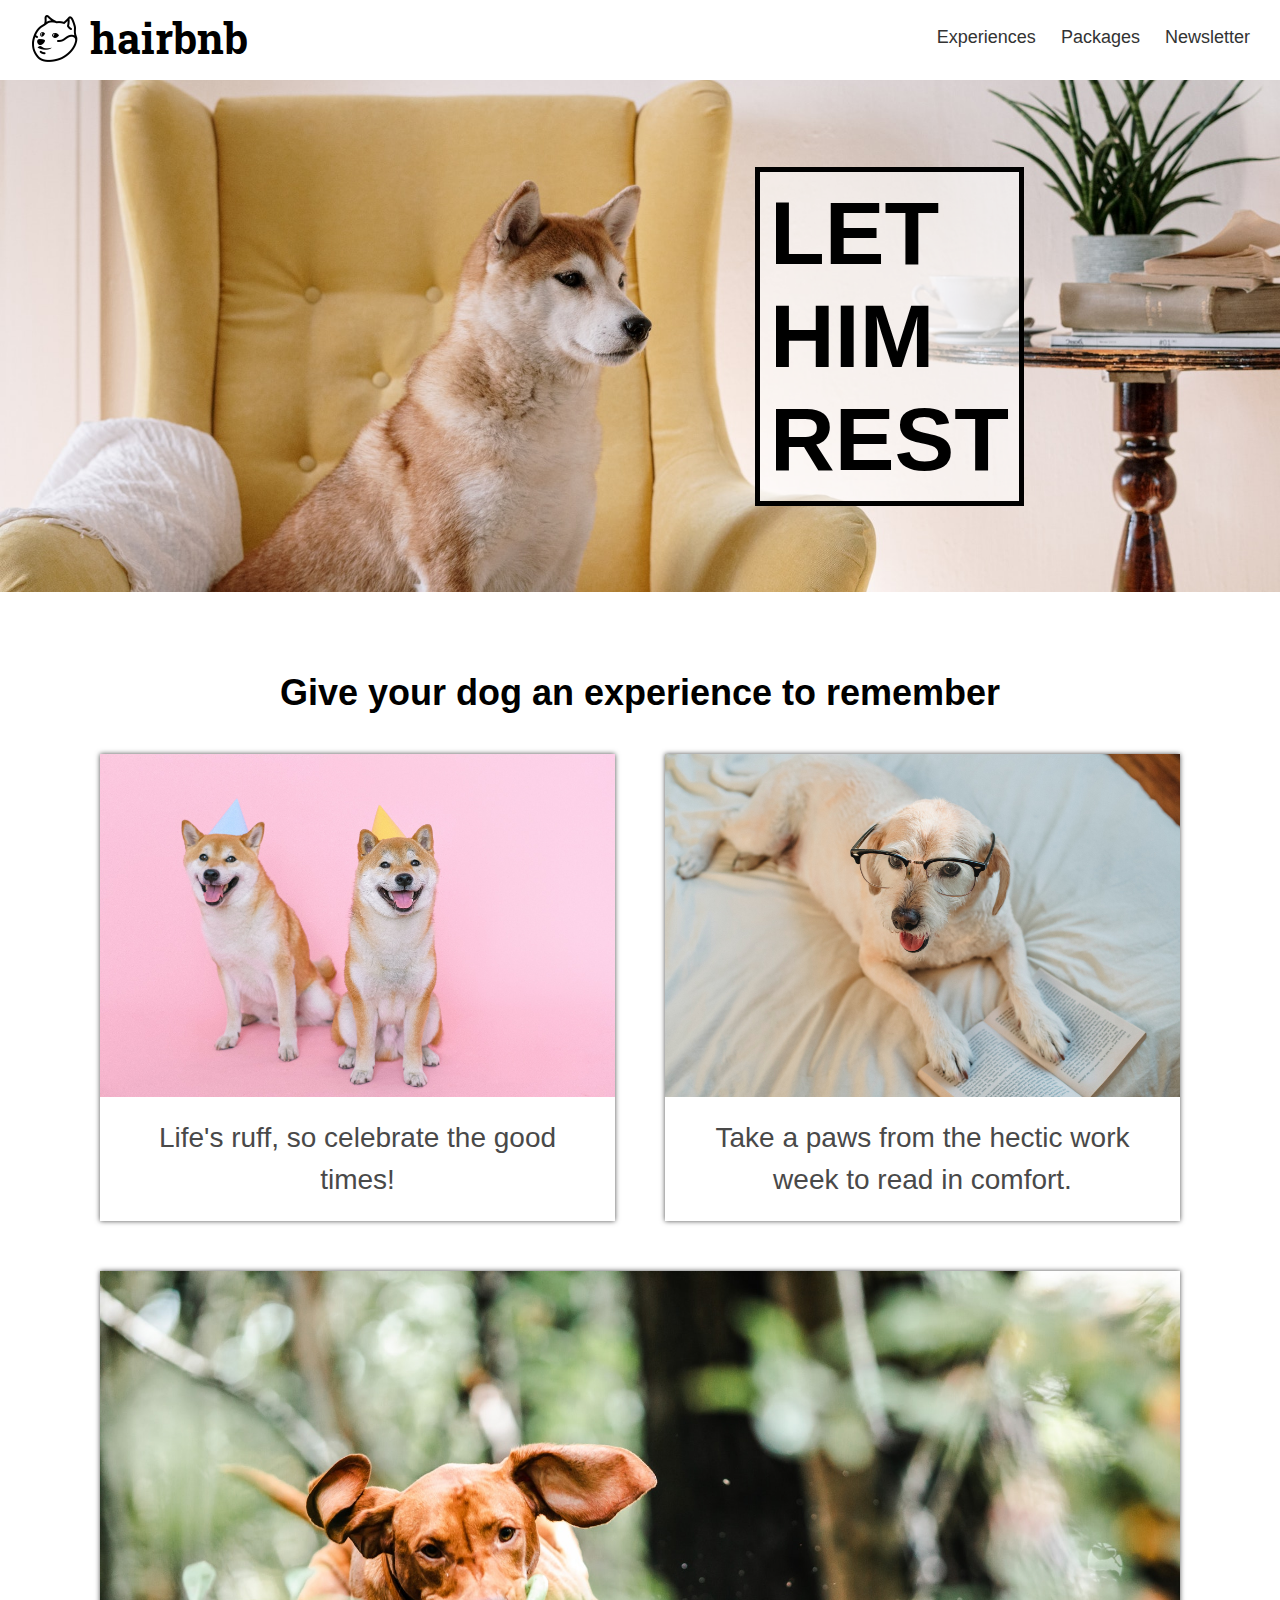
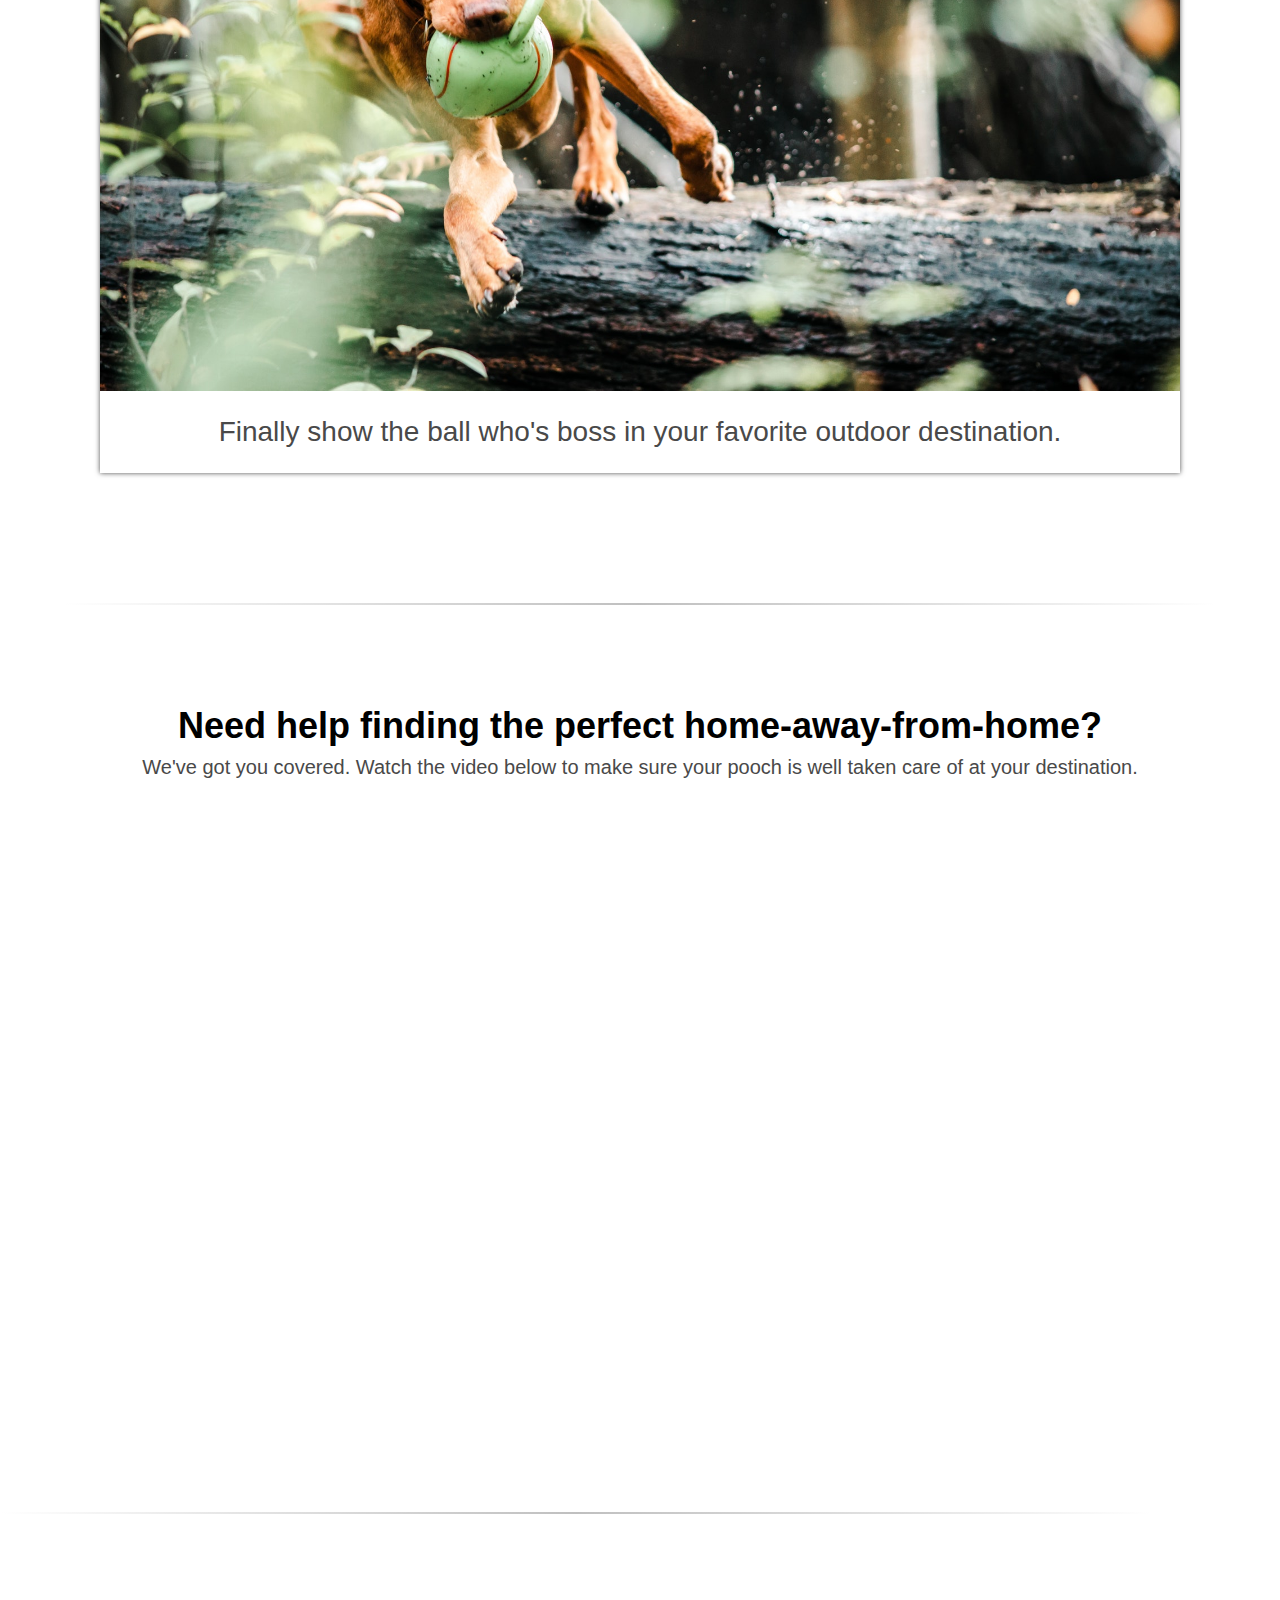
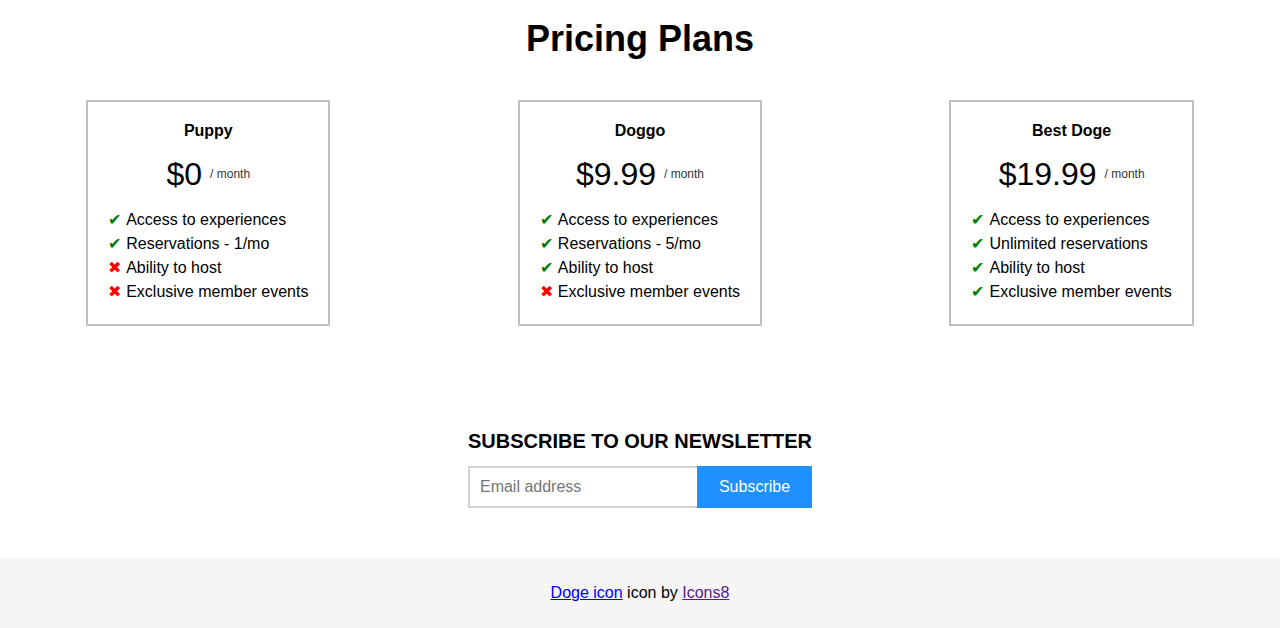
<file: responsive-web-design/product-landing-page/index.html>
<!DOCTYPE html>
<html lang="en">
    <head>
        <title></title>
        <meta charset="utf-8">
        <meta name="viewport" content="width=device-width, initial-scale=1.0">
        <link href="styles/styles.css" type="text/css" rel="stylesheet">
        <link rel="preconnect" href="https://fonts.gstatic.com">
        <link href="https://fonts.googleapis.com/css2?family=Roboto+Slab:wght@700&display=swap" rel="stylesheet"> 
    </head>
    <body>
        <header id="header">
            <div id="header-wrapper">
                <div class="header__logo">
                    <img id="header-img" src="images/logo.png" alt="">
                    <h1 class="header__title">hairbnb</h1>
                </div>
            
                <nav id="nav-bar">
                    <a class="nav-link" href="#experiences">Experiences</a>
                    <a class="nav-link" href="#packages">Packages</a>
                    <a class="nav-link" href="#newsletter">Newsletter</a>
                </nav>
            </div>
        </header>
        <main id="main">
            <div class="banner">
                <img class="banner__img" src="images/hero-image.jpg" alt="">
                <div class="banner__text">
                    <h2 class="banner__title">Let<br>him<br>rest</h2>
                </div>
            </div>
            <section id="experiences">
                <h3 class="experiences__title">Give your dog an experience to remember</h3>
                <div class="experiences__grid">
                    <div class="grid__item">
                        <img class="item__img" src="images/birthday_dog.jpg" alt="">
                        <p class="item__text">Life's ruff, so celebrate the good times!</p>
                    </div>
                    <div class="grid__item">
                        <img class="item__img" src="images/reading_dog.jpg" alt="">
                        <p class="item__text">Take a paws from the hectic work week to read in comfort.</p>
                    </div>
                    <div class="grid__item">
                        <img class="item__img" src="images/running_dog.jpg" alt="">
                        <p class="item__text">Finally show the ball who's boss in your favorite outdoor destination.</p>
                    </div>
                </div>
            </section>
            
            <section id="tips">
                <div class="text-wrapper">
                    <h3 class="tips__title">Need help finding the perfect home-away-from-home?</h3>
                    <p class="tips__text">We've got you covered. Watch the video below to make sure your pooch is well taken care of at your destination.</p>
                </div>
                <div class="video-wrapper">
                    <iframe id="video" width="560" height="315" src="https://www.youtube.com/embed/eUqzGUoGOZY" title="YouTube video player" frameborder="0" allow="accelerometer; autoplay; clipboard-write; encrypted-media; gyroscope; picture-in-picture" allowfullscreen></iframe>
                </div>
            </section>

            <section id="packages">
                <h3 class="packages__title">Pricing Plans</h3>
                <div class="package__grid">
                    <div class="package__card">
                        <h4 class="package__title">Puppy</h4>
                        <p class="package__price"><span>$0</span> / month</p>
                        <p class="package__text">
                            <ul>
                                <li class="package checked">Access to experiences</li>
                                <li class="package checked">Reservations - 1/mo</li>
                                <li class="package unchecked">Ability to host</li>
                                <li class="package unchecked">Exclusive member events</li>
                            </ul>
                        </p>
                    </div>
                    <div class="package__card">
                        <h4 class="package__title">Doggo</h4>
                        <p class="package__price"><span>$9.99</span> / month</p>
                        <p class="package__text">
                            <ul>
                                <li class="package checked">Access to experiences</li>
                                <li class="package checked">Reservations - 5/mo</li>
                                <li class="package checked">Ability to host</li>
                                <li class="package unchecked">Exclusive member events</li>
                            </ul>
                        </p>
                    </div>
                    <div class="package__card">
                        <h4 class="package__title">Best Doge</h4>
                        <p class="package__price"><span>$19.99</span> / month</p>
                        <p class="package__text">
                            <ul>
                                <li class="package checked">Access to experiences</li>
                                <li class="package checked">Unlimited reservations</li>
                                <li class="package checked">Ability to host</li>
                                <li class="package checked">Exclusive member events</li>
                            </ul>
                        </p>
                    </div>
                </div>
            </section>
            
            <div id="newsletter">
                <p>Subscribe to our newsletter</p>
                <form id="form" action="https://www.freecodecamp.com/email-submit">
                    <label class="hidden" for="email">Email</label>
                    <input id="email" type="email" name="email" placeholder="Email address" required>
                    <input id="submit" type="submit" value="Subscribe"></input>
                </form>
            </div>
        </main>
        <footer>
            <div class="attributions">
                <p><a target="_blank" href="undefined/icons/set/doge">Doge icon</a> icon by <a target="_blank" href="">Icons8</a></p>
            </div>
        </footer>
        <script src="https://cdn.freecodecamp.org/testable-projects-fcc/v1/bundle.js"></script>
    </body>
</html>
</file>
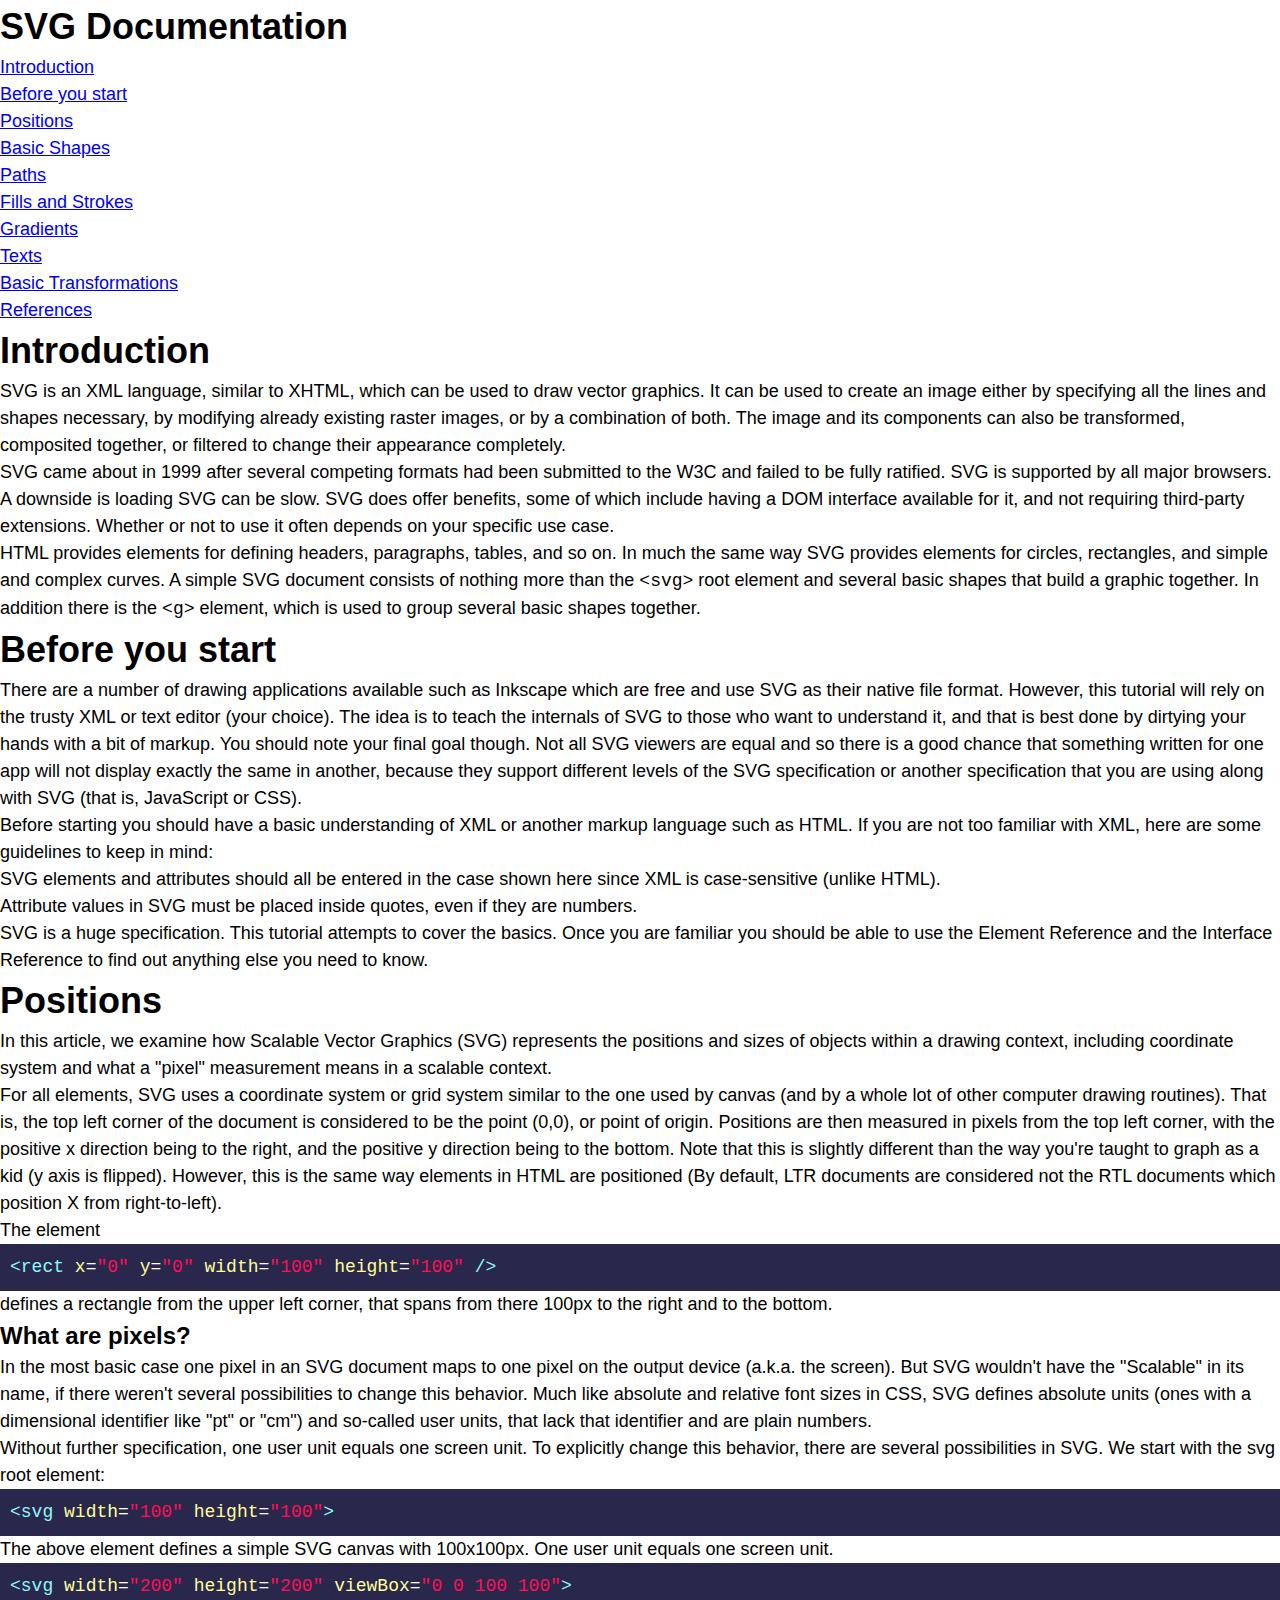
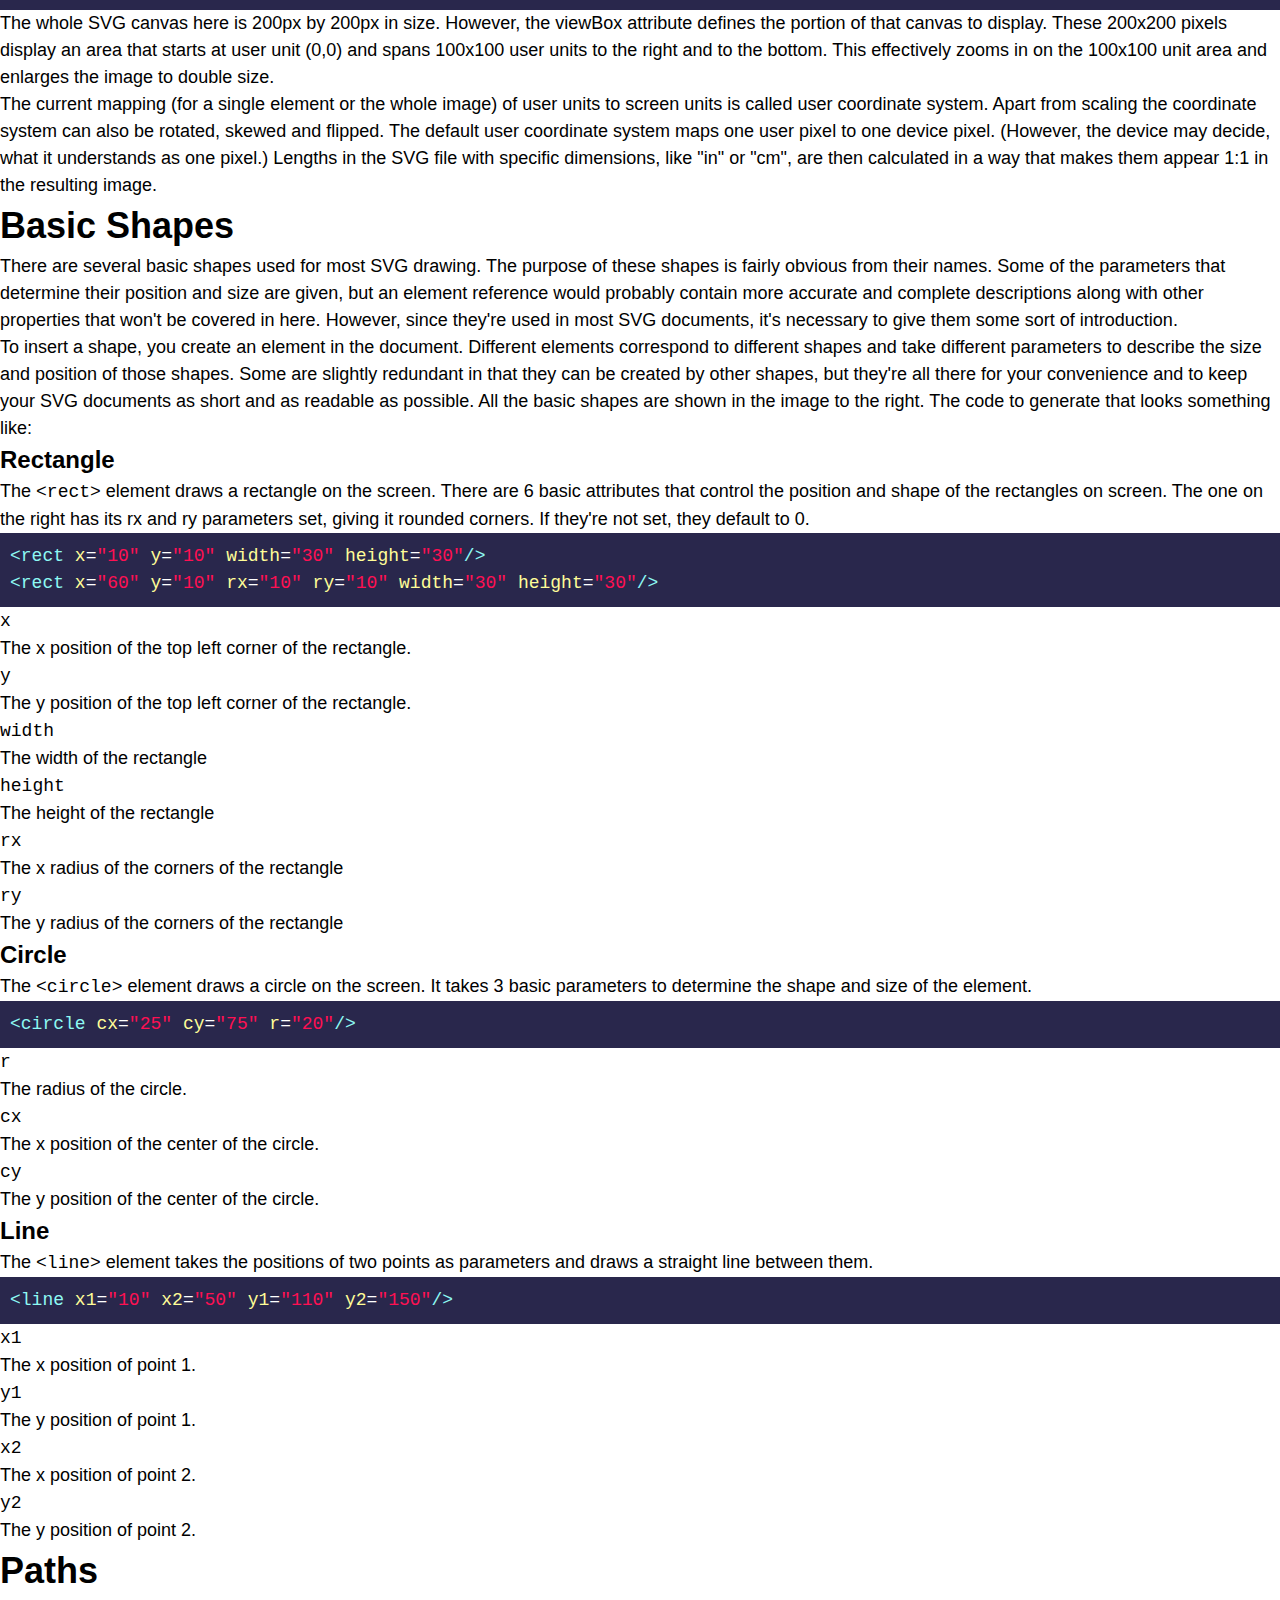
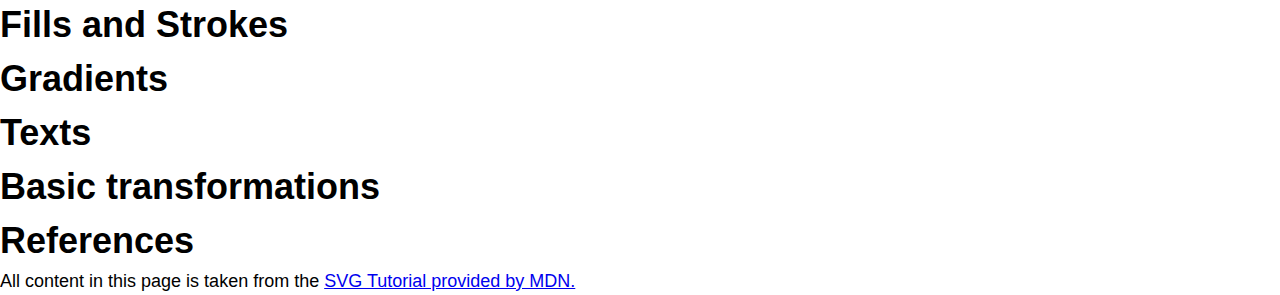
<file: responsive-web-design/technical-documentation-page/index.html>
<!DOCTYPE html>
<html lang="en">
    <head>
        <title>SVG Technical Documentation</title>
        <meta charset="utf-8">
        <meta name="viewport" content="width=device-width, initial-scale=1.0">
        <link rel="stylesheet" type="text/css" href="styles/styles.css">
    </head>
    <body>
        <main id="main-doc">
            <nav id="navbar">
                <header>
                    <h1>SVG Documentation</h1>
                </header>
                <ol>
                    <a class="nav-link" href="#Introduction"><li>Introduction</li></a>
                    <a class="nav-link" href="#Before_you_start"><li>Before you start</li></a>
                    <a class="nav-link" href="#Positions"><li>Positions</li></a>
                    <a class="nav-link" href="#Basic_Shapes"><li>Basic Shapes</li></a>
                    <a class="nav-link" href="#Paths"><li>Paths</li></a>
                    <a class="nav-link" href="#Fills_and_Strokes"><li>Fills and Strokes</li></a>
                    <a class="nav-link" href="#Gradients"><li>Gradients</li></a>
                    <a class="nav-link" href="#Texts"><li>Texts</li></a>
                    <a class="nav-link" href="#Basic_Transformations"><li>Basic Transformations</li></a>
                    <a class="nav-link" href="#References"><li>References</li></a>
                </ol>
            </nav>
            <section id="Introduction" class="main-section">
                <header>
                    <h2>Introduction</h2>
                </header>
                <p>SVG is an XML language, similar to XHTML, which can be used to draw vector graphics. It can be used to create an image either by specifying all the lines and shapes necessary, by modifying already existing raster images, or by a combination of both. The image and its components can also be transformed, composited together, or filtered to change their appearance completely.</p>
                <p>SVG came about in 1999 after several competing formats had been submitted to the W3C and failed to be fully ratified. SVG is supported by all major browsers. A downside is loading SVG can be slow. SVG does offer benefits, some of which include having a DOM interface available for it, and not requiring third-party extensions. Whether or not to use it often depends on your specific use case.</p>
                <p>HTML provides elements for defining headers, paragraphs, tables, and so on. In much the same way SVG provides elements for circles, rectangles, and simple and complex curves. A simple SVG document consists of nothing more than the <code>&#x3C;svg&#x3E;</code> root element and several basic shapes that build a graphic together. In addition there is the <code>&#x3C;g&#x3E;</code> element, which is used to group several basic shapes together.</p>
            </section>
            <section id="Before_you_start" class="main-section">
                <header>
                    <h2>Before you start</h2>
                </header>
                <p>There are a number of drawing applications available such as Inkscape which are free and use SVG as their native file format. However, this tutorial will rely on the trusty XML or text editor (your choice). The idea is to teach the internals of SVG to those who want to understand it, and that is best done by dirtying your hands with a bit of markup. You should note your final goal though. Not all SVG viewers are equal and so there is a good chance that something written for one app will not display exactly the same in another, because they support different levels of the SVG specification or another specification that you are using along with SVG (that is, JavaScript or CSS).</p>
                <p>Before starting you should have a basic understanding of XML or another markup language such as HTML. If you are not too familiar with XML, here are some guidelines to keep in mind:</p>
                    <ul>
                        <li>SVG elements and attributes should all be entered in the case shown here since XML is case-sensitive (unlike HTML).</li>
                        <li>Attribute values in SVG must be placed inside quotes, even if they are numbers.</li>
                    </ul>
                    <!-- Edit text to remove references to follow-up MDN docs -->
                <p>SVG is a huge specification. This tutorial attempts to cover the basics. Once you are familiar you should be able to use the Element Reference and the Interface Reference to find out anything else you need to know.</p>
            </section>
            <section id="Positions" class="main-section">
                <header>
                    <h2>Positions</h2>
                </header>
                <p>In this article, we examine how Scalable Vector Graphics (SVG) represents the positions and sizes of objects within a drawing context, including coordinate system and what a "pixel" measurement means in a scalable context.</p>
                <p>For all elements, SVG uses a coordinate system or grid system similar to the one used by canvas (and by a whole lot of other computer drawing routines). That is, the top left corner of the document is considered to be the point (0,0), or point of origin. Positions are then measured in pixels from the top left corner, with the positive x direction being to the right, and the positive y direction being to the bottom. Note that this is slightly different than the way you're taught to graph as a kid (y axis is flipped). However, this is the same way elements in HTML are positioned (By default, LTR documents are considered not the RTL documents which position X from right-to-left).</p>
                <p>The element</p>
                <div class="snip">
                    <pre><code><span class="tag">&#x3C;rect</span> <span class="attr">x</span>=<span class="val">&#x22;0&#x22;</span> <span class="attr">y</span>=<span class="val">&#x22;0&#x22;</span> <span class="attr">width</span>=<span class="val">&#x22;100&#x22;</span> <span class="attr">height</span>=<span class="val">&#x22;100&#x22;</span> <span class="tag">/&#x3E;</span></code></pre>
                </div>
                <p>defines a rectangle from the upper left corner, that spans from there 100px to the right and to the bottom.</p>
                <h3>What are pixels?</h3>
                <p>In the most basic case one pixel in an SVG document maps to one pixel on the output device (a.k.a. the screen). But SVG wouldn't have the "Scalable" in its name, if there weren't several possibilities to change this behavior. Much like absolute and relative font sizes in CSS, SVG defines absolute units (ones with a dimensional identifier like "pt" or "cm") and so-called user units, that lack that identifier and are plain numbers.</p>
                <p>Without further specification, one user unit equals one screen unit. To explicitly change this behavior, there are several possibilities in SVG. We start with the svg root element:</p>
                <div class="snip">
                    <pre><code><span class="tag">&#x3C;svg</span> <span class="attr">width</span>=<span class="val">&#x22;100&#x22;</span> <span class="attr">height</span>=<span class="val">&#x22;100&#x22;</span><span class="tag">&#x3E;</span></code></pre>
                </div>
                <p>The above element defines a simple SVG canvas with 100x100px. One user unit equals one screen unit.</p>
                <div class="snip">
                    <pre><code><span class="tag">&#x3C;svg</span> <span class="attr">width</span>=<span class="val">&#x22;200&#x22;</span> <span class="attr">height</span>=<span class="val">&#x22;200&#x22;</span> <span class="attr">viewBox</span>=<span class="val">&#x22;0 0 100 100&#x22;</span><span class="tag">&#x3E;</span></code></pre>
                </div>
                <p>The whole SVG canvas here is 200px by 200px in size. However, the viewBox attribute defines the portion of that canvas to display. These 200x200 pixels display an area that starts at user unit (0,0) and spans 100x100 user units to the right and to the bottom. This effectively zooms in on the 100x100 unit area and enlarges the image to double size.</p>
                <p>The current mapping (for a single element or the whole image) of user units to screen units is called user coordinate system. Apart from scaling the coordinate system can also be rotated, skewed and flipped. The default user coordinate system maps one user pixel to one device pixel. (However, the device may decide, what it understands as one pixel.) Lengths in the SVG file with specific dimensions, like "in" or "cm", are then calculated in a way that makes them appear 1:1 in the resulting image.</p>
            </section>
            <section id="Basic_Shapes" class="main-section">
                <header>
                    <h2>Basic Shapes</h2>
                </header>
                <p>There are several basic shapes used for most SVG drawing. The purpose of these shapes is fairly obvious from their names. Some of the parameters that determine their position and size are given, but an element reference would probably contain more accurate and complete descriptions along with other properties that won't be covered in here. However, since they're used in most SVG documents, it's necessary to give them some sort of introduction.</p>
                <p>To insert a shape, you create an element in the document. Different elements correspond to different shapes and take different parameters to describe the size and position of those shapes. Some are slightly redundant in that they can be created by other shapes, but they're all there for your convenience and to keep your SVG documents as short and as readable as possible. All the basic shapes are shown in the image to the right. The code to generate that looks something like:</p>
                <h3>Rectangle</h3>
                <p>The <code>&#x3C;rect&#x3E;</code> element draws a rectangle on the screen. There are 6 basic attributes that control the position and shape of the rectangles on screen. The one on the right has its rx and ry parameters set, giving it rounded corners. If they're not set, they default to 0.</p>
                <div class="snip">
                    <pre><code><span class="tag">&#x3C;rect</span> <span class="attr">x</span>=<span class="val">&#x22;10&#x22;</span> <span class="attr">y</span>=<span class="val">&#x22;10&#x22;</span> <span class="attr">width</span>=<span class="val">&#x22;30&#x22;</span> <span class="attr">height</span>=<span class="val">&#x22;30&#x22;</span><span class="tag">/&#x3E;</span>
<span class="tag">&#x3C;rect</span> <span class="attr">x</span>=<span class="val">&#x22;60&#x22;</span> <span class="attr">y</span>=<span class="val">&#x22;10&#x22;</span> <span class="attr">rx</span>=<span class="val">&#x22;10&#x22;</span> <span class="attr">ry</span>=<span class="val">&#x22;10&#x22;</span> <span class="attr">width</span>=<span class="val">&#x22;30&#x22;</span> <span class="attr">height</span>=<span class="val">&#x22;30&#x22;</span><span class="tag">/&#x3E;</span></code></pre>
                </div>
                <code>x</code>
                <p>The x position of the top left corner of the rectangle.</p>
                <code>y</code>
                <p>The y position of the top left corner of the rectangle.</p>
                <code>width</code>
                <p>The width of the rectangle</p>
                <code>height</code>
                <p>The height of the rectangle</p>
                <code>rx</code>
                <p>The x radius of the corners of the rectangle</p>
                <code>ry</code>
                <p>The y radius of the corners of the rectangle</p>
                <h3>Circle</h3>
                <p>The <code>&#x3C;circle&#x3E;</code> element draws a circle on the screen. It takes 3 basic parameters to determine the shape and size of the element.</p>
                <div class="snip">
                    <pre><code><span class="tag">&#x3C;circle</span> <span class="attr">cx</span>=<span class="val">&#x22;25&#x22;</span> <span class="attr">cy</span>=<span class="val">&#x22;75&#x22;</span> <span class="attr">r</span>=<span class="val">&#x22;20&#x22;</span><span class="tag">/&#x3E;</span></code></pre>
                </div>
                <code>r</code>
                <p>The radius of the circle.</p>
                <code>cx</code>
                <p>The x position of the center of the circle.</p>
                <code>cy</code>
                <p>The y position of the center of the circle.</p>
                <h3>Line</h3>
                <p>The <code>&#x3C;line&#x3E;</code> element takes the positions of two points as parameters and draws a straight line between them.</p>
                <div class="snip">
                    <pre><code><span class="tag">&#x3C;line</span> <span class="attr">x1</span>=<span class="val">&#x22;10&#x22;</span> <span class="attr">x2</span>=<span class="val">&#x22;50&#x22;</span> <span class="attr">y1</span>=<span class="val">&#x22;110&#x22;</span> <span class="attr">y2</span>=<span class="val">&#x22;150&#x22;</span><span class="tag">/&#x3E;</span></code></pre>
                </div>
                <code>x1</code>
                <p>The x position of point 1.</p>
                <code>y1</code>
                <p>The y position of point 1.</p>
                <code>x2</code>
                <p>The x position of point 2.</p>
                <code>y2</code>
                <p>The y position of point 2.</p>
            </section>
            <section id="Paths" class="main-section">
                <header>
                    <h2>Paths</h2>
                </header>
                <p></p>
            </section>
            <section id="Fills_and_Strokes" class="main-section">
                <header>
                    <h2>Fills and Strokes</h2>
                </header>
                <p></p>
            </section>
            <section id="Gradients" class="main-section">
                <header>
                    <h2>Gradients</h2>
                </header>
                <p></p>
            </section>
            <section id="Texts" class="main-section">
                <header>
                    <h2>Texts</h2>
                </header>
                <p></p>
            </section>
            <section id="Basic_Transformations" class="main-section">
                <header>
                    <h2>Basic transformations</h2>
                </header>
                <p></p>
            </section>
            <section id="References" class="main-section">
                <header>
                    <h2>References</h2>
                </header>
                <p>All content in this page is taken from the <a href="https://developer.mozilla.org/en-US/docs/Web/SVG/Tutorial">SVG Tutorial provided by MDN.</a></p>
            </section>
        </main>
        <script src="https://cdn.freecodecamp.org/testable-projects-fcc/v1/bundle.js"></script>
    </body>
</html>
</file>
<file: responsive-web-design/product-landing-page/styles/styles.css>
:root {
    --primary-clr: #0098FF;
}

/***********************
 *    GLOBAL STYLES    *
 ***********************/

* {
    margin: 0;
    padding: 0;
    box-sizing: border-box;
}

html {
    font-size: 62.5%;
}

body {
    min-height: 100vh;
    font-family: sans-serif;
    font-size: 1.6rem;
}

main {
    margin-top: 80px;
}

h3 {
    font-size: 3.6rem;
    text-align: center;
    margin-bottom: 4rem;
}

p {
    line-height: 1.5;
}

/***********************
 *    HEADER STYLES    *
 ***********************/

#header {
    position: fixed;
    top: 0;
    height: 80px;
    width: 100%;
    overflow: hidden;
    background: white;
    z-index: 2;
}

#header-wrapper {
    display: flex;
    justify-content: space-between;
    align-items: center;
    padding-top: 10px;
    padding-bottom: 10px;
    padding-left: 30px;
    padding-right: 30px;
}

.header__logo {
    display: flex;
    align-items: center;
    gap: 1rem;
}

#header-img {
    max-height: 5rem;
}

.header__title {
    font-size: 4.2rem;
    font-family: "Roboto Slab";
}

#nav-bar {
    font-size: 1.8rem;
}

.nav-link {
    color: #333;
    text-decoration: none;
    margin-right: 20px;
}

.nav-link:last-child {
    margin-right: 0;
}

.nav-link:hover {
    font-weight: bold;
    text-decoration: 2px underline black;
}

/***********************
 *    BANNER STYLES    *
 ***********************/

.banner {
    display: grid;
    height: 2%;
    place-items: center;
    position: relative;
}

.banner__img {
    grid-area: 1 / 1 / 1 / 1;
    height: 40vw;
    width: 100%;
    object-fit: cover;
    object-position: center;
}

.banner__text {
    grid-area: 1 / 1 / 1 / 1;
    position: absolute;
    right: 20vw;
    background: hsla(0, 0%, 100%, .6);
    border: 5px solid black;
    padding: 10px;
}

.banner__title {
    text-transform: uppercase;
    font-size: 7vw;
    font-weight: 700;
}

/***********************
 * EXPERIENCES SECTION *
 ***********************/

#experiences {
    margin-top: 40px;
    margin-bottom: 40px;
    padding: 40px;
    display: flex;
    flex-direction: column;
    align-items: center;
}

.experiences__grid {
    display: flex;
    flex-wrap: wrap;
    justify-content: center;
    gap: 5rem;
    width: 90%;
}

.grid__item {
    /*border: 1px solid hsla(0,0%,0%,1);*/
    flex: 1 1 500px;
    display: flex;
    flex-direction: column;
    box-shadow: 0 0 5px hsla(0,0%,0%,.7);
}

.item__img {
    width: 100%;
    object-position: center;
}

.item__text {
    font-size: 2.8rem;
    padding: 20px;
    text-align: center;
    line-height: 1.5;
    color: rgb(73, 73, 73);
}

#experiences:target {
    margin-top: -10px;
    padding-top: 90px;
}

/***********************
 *     VIDEO STYLES    *
 ***********************/

 #tips {
    display: flex;
    flex-direction: column;
    align-items: center;
    margin-bottom: 80px;
 }

 #tips::before {
     content: "";
     height: 2px;
     width: 90vw;
     background: linear-gradient(90deg, hsla(0,0%,50%,0), hsla(0,0%,50%,.5), hsla(0,0%,50%,0));
     margin-top: 50px;
     margin-bottom: 100px;
 }

 #tips > .text-wrapper {
     text-align: center;
     width: 80vw;
 }

 .tips__title {
     margin-bottom: 5px;
 }

 .tips__text {
     font-size: 2rem;
     color:rgb(73, 73, 73);
 }

#tips > .video-wrapper {
    margin-top: 20px;
 }

 #video {
     max-width: 1120px;
     max-height: 630px;
 }

 /***********************
 *    PRICING STYLES    *
 ***********************/

 #packages {
    margin-top: 40px;
    margin-bottom: 40px;
 }

 #packages::before {
    display: inline-block;
    content: "";
    height: 2px;
    width: 90vw;
    background: linear-gradient(90deg, hsla(0,0%,50%,0), hsla(0,0%,50%,.5), hsla(0,0%,50%,0));
    margin-top: 50px;
    margin-bottom: 100px;
}

 .package__grid {
    display: flex;
    flex-wrap: wrap;
    gap: 1.5rem;
    justify-content: space-around;
 }

 .package__card {
    flex-shrink: 1;
    border: 2px solid hsla(0, 0%, 50%, .5);
    padding: 20px;
 }

 .package__title,
 .package__price,
 .package__text {
    text-align: center;
 }

 .package__title {
    margin-bottom: 10px;
 }

 .package__price {
    display: flex;
    align-items: center;
    justify-content: center;
    font-size: 1.2rem;
    margin-bottom: 10px;
    color: #333;
 }

 .package__price > span {
    font-size: 3.2rem;
    margin-right: 8px;
    color: #000;
 }

 .package__text {
    font-size: 1.6rem;
 }

 li.package {
    list-style-type: none;
    font-size: 1.6rem;
    line-height: 1.5;
 }

 li.package::before {
    margin-right: 5px;
 }

 li.checked::before {
    content: "\2714";
    color: green;
 }

 li.unchecked::before {
    content: "\2716";
    color: red;
 }

/***************************
 *    NEWSLETTER STYLES    *
 ***************************/

 #newsletter {
     display: grid;
     justify-content: center;
     margin-top: 100px;
     margin-bottom: 50px;
 }

 #newsletter > p {
     text-align: center;
     font-size: 2rem;
     text-transform: uppercase;
     font-weight: 700;
 }

 #form {
     display: flex;
     justify-content: center;
     margin-top: 10px;
 }

 #form input {
     font-size: 1.6rem;
     padding: 10px;
 }

 #email {
     flex: 1 0 50%;
     border-radius: 0px !important;
     border-top: 2px solid hsla(0, 0%, 70%, .6);
     border-left: 2px solid hsla(0, 0%, 70%, .6);
     border-bottom: 2px solid hsla(0, 0%, 70%, .6);
     border-right: none;
 }

 #submit {
     flex: 1 0 20%;
     border: none;
     background: dodgerblue;
     color: white;
     transition: .5s;
 }

 #submit:hover {
    background: #005494;
}

 /* styling taken from webaim as the recommended rules for visually hiding labels*/
 .hidden {
    position:absolute;
    left:-10000px;
    top:auto;
    width:1px;
    height:1px;
    overflow:hidden;
 }

/***********************
 *    FOOTER STYLES    *
 ***********************/

 footer {
    background: hsla(0, 0%, 96%, 1);
    height: 70px;
    width: 100%;
    display: grid;
    place-items: center;
    font-size: 1.6rem;
 }

 /***********************
 *     MEDIA QUERIES    *
 ***********************/

 @media (max-width: 700px) {
    #header {
        height: auto;
    }
    #header-wrapper {
        flex-direction: column;
        gap: 10px;
        padding-left: 10px;
        padding-right: 10px;
    }
    .nav-link {
        margin-right: 10px;
    }
    #experiences:target {
        padding-top: 106px;
    }
}

@media (max-width: 500px) {
    #nav-bar {
        font-size: 1.6rem;
    }
}

 /* Limit banner height */
 @media (max-width: 800px) {
    .banner__img {
        height: 60vw;
    }
 }

 /* To ensure larger sizes include whitespace left and right of player */
 @media(min-width: 800px) {
    #video {
        width: calc(100vw * .8);
        height: calc(56.25vw * .8);
    }
 }

 /* For mobile phone screen sizes */
 @media(max-width: 600px) {
     h3 {
        font-size: 2.6rem;
     }

    .banner__img {
        height: 50vh;
    }
    #experiences {
        padding: 20px;
    }
    .item__text {
        font-size: 2.2rem;
    }
    #video {
        width: 100vw;
        height: 56.25vw; /* found this trick on StackOverflow to keep the aspect ratio without explicit pixel values */
    }
    #tips::before {
        margin-top: 0;
        margin-bottom: 50px;
    }
    #packages::before {
        margin-top: 0;
        margin-bottom: 50px;
    }
    #experiences:target {
        margin-top: -20px;
        padding-top: 90px;
    }
 }
</file>
<file: responsive-web-design/technical-documentation-page/styles/styles.css>
/* Basic reset */
* {
    margin: 0;
    padding: 0;
    box-sizing: border-box;
}

/* Typography */
html {
    font-size: 62.5%;
    font-family: sans-serif;
}

body {
    font-size: 1.8rem;
    line-height: 1.5;
}

h2 {
    font-size: 3.6rem;
}

h3 {
    font-size: 2.4rem;
}

/* Snippet styling */
.snip {
    background: #29274C;
    color: white;
    padding: 10px;
}

.tag {
    color: #8EF9F3;
}

.attr {
    color: #FFFD98;
}

.val {
    color: #FF1053;
}
</file>
